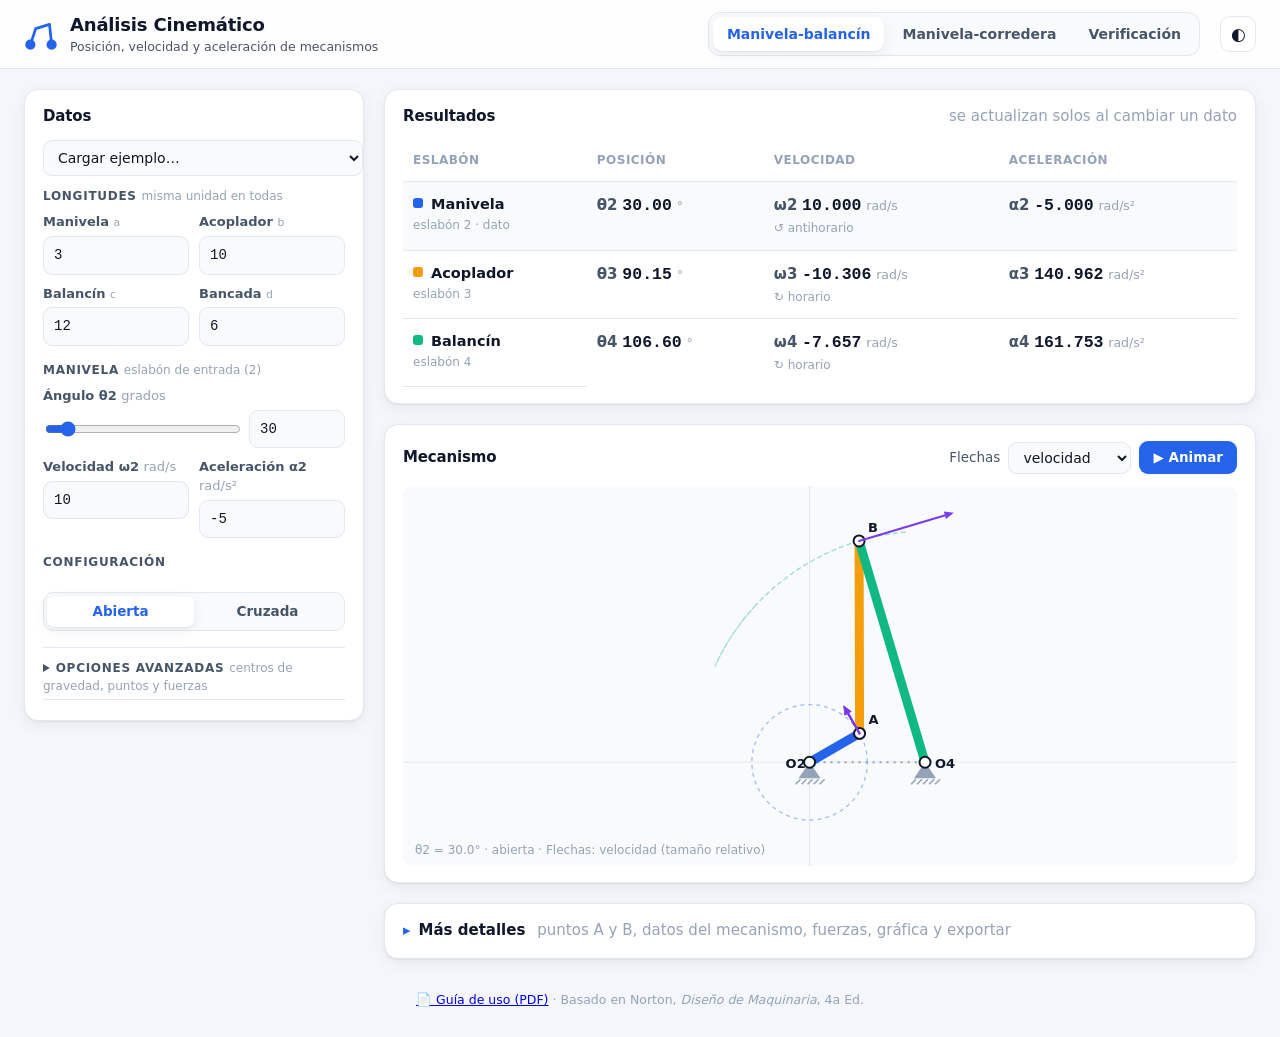
<file: index.html>
<!doctype html>
<html lang="es">
<head>
  <meta charset="utf-8" />
  <meta name="viewport" content="width=device-width, initial-scale=1" />
  <title>Análisis Cinemático de Mecanismos</title>
  <meta name="description" content="Posición, velocidad y aceleración de mecanismos de cuatro barras y manivela-corredera (método de Norton)." />
  <link rel="icon" href="data:image/svg+xml,%3Csvg xmlns='http://www.w3.org/2000/svg' viewBox='0 0 32 32'%3E%3Ccircle cx='6' cy='26' r='4' fill='%232563eb'/%3E%3Cpath d='M6 26 L12 10 L26 6 L26 26' stroke='%232563eb' stroke-width='3' fill='none'/%3E%3C/svg%3E" />
  <link rel="stylesheet" href="css/estilos.css?v=6" />
</head>
<body>
  <header class="barra">
    <div class="marca">
      <svg viewBox="0 0 32 32" aria-hidden="true"><circle cx="6" cy="26" r="3.5"/><circle cx="26" cy="26" r="3.5"/><path d="M6 26 L11 11 L24 7 L26 26"/></svg>
      <div>
        <h1>Análisis Cinemático</h1>
        <p>Posición, velocidad y aceleración de mecanismos</p>
      </div>
    </div>
    <nav class="pestanas" role="tablist">
      <button role="tab" data-modo="cuatroBarras" class="activa">Manivela-balancín</button>
      <button role="tab" data-modo="manivelaCorredera">Manivela-corredera</button>
      <button role="tab" data-modo="verificacion">Verificación</button>
    </nav>
    <button id="tema" class="icono" title="Cambiar tema claro/oscuro" aria-label="Cambiar tema">◐</button>
  </header>

  <main id="vista-calculo" class="contenido">
    <!-- ================= ENTRADAS ================= -->
    <aside class="panel entradas">
      <div class="panel-titulo">
        <h2>Datos</h2>
        <select id="ejemplo" title="Cargar datos de ejemplo"></select>
      </div>

      <form id="form" autocomplete="off" onsubmit="return false">
        <fieldset>
          <legend>Longitudes <span class="nota">misma unidad en todas</span></legend>
          <div class="rejilla" id="campos-eslabones"></div>
        </fieldset>

        <fieldset>
          <legend>Manivela <span class="nota">eslabón de entrada (2)</span></legend>
          <div class="campo ancho">
            <label for="th2">Ángulo θ2 <span class="u">grados</span></label>
            <div class="slider-fila">
              <input type="range" id="th2-rango" min="0" max="360" step="0.5" aria-label="Ángulo θ2" />
              <input type="number" id="th2" step="any" />
            </div>
          </div>
          <div class="rejilla">
            <div class="campo"><label for="w2">Velocidad ω2 <span class="u">rad/s</span></label><input type="number" id="w2" step="any" /></div>
            <div class="campo"><label for="al2">Aceleración α2 <span class="u">rad/s²</span></label><input type="number" id="al2" step="any" /></div>
          </div>
        </fieldset>

        <fieldset>
          <legend>Configuración</legend>
          <div class="segmentado" role="radiogroup" aria-label="Configuración">
            <button type="button" data-conf="abierta" class="activa">Abierta</button>
            <button type="button" data-conf="cruzada">Cruzada</button>
          </div>
        </fieldset>

        <details class="avanzado">
          <summary>Opciones avanzadas <span class="nota">centros de gravedad, puntos y fuerzas</span></summary>
          <h4>Centros de gravedad</h4>
          <p class="ayuda">Distancia R<sub>g</sub> desde el pivote del eslabón y ángulo δ medido desde la línea del eslabón.</p>
          <div class="rejilla" id="campos-cg"></div>
          <h4>Puntos P</h4>
          <p class="ayuda">Distancia R<sub>P</sub> desde el centro de gravedad y ángulo δ medido desde la línea del eslabón.</p>
          <div class="rejilla" id="campos-p"></div>
          <h4>Fuerzas (dinámica)</h4>
          <p class="ayuda" id="ayuda-din"></p>
          <div class="rejilla" id="campos-din"></div>
        </details>
      </form>

      <div id="error" class="error" hidden></div>
    </aside>

    <!-- ================= RESULTADOS ================= -->
    <section class="columna">
      <div class="panel">
        <div class="panel-titulo">
          <h2>Resultados</h2>
          <span class="nota">se actualizan solos al cambiar un dato</span>
        </div>
        <div id="simple"></div>
        <p id="aviso" class="aviso" hidden></p>
      </div>

      <div class="panel lienzo-panel">
        <div class="panel-titulo">
          <h2>Mecanismo</h2>
          <div class="controles">
            <label class="selector">Flechas
              <select id="flechas">
                <option value="">ninguna</option>
                <option value="v" selected>velocidad</option>
                <option value="a">aceleración</option>
                <option value="f">fuerzas</option>
              </select>
            </label>
            <button id="animar" class="boton">▶ Animar</button>
          </div>
        </div>
        <canvas id="lienzo"></canvas>
      </div>

      <details class="panel detalles" id="detalles">
        <summary>
          <span class="t">Más detalles</span>
          <span class="nota">puntos A y B, datos del mecanismo, fuerzas, gráfica y exportar</span>
        </summary>
        <div class="detalles-cuerpo">
          <section><h3>Puntos del mecanismo</h3><div id="det-puntos"></div></section>
          <section><h3>Datos del mecanismo</h3><div id="det-datos"></div></section>
          <section><h3>Fuerzas</h3><div id="det-fuerzas"></div></section>
          <section>
            <div class="sub-titulo"><h3>Una vuelta de la manivela</h3><select id="magnitud"></select></div>
            <canvas id="grafica"></canvas>
            <p class="nota">Pase el ratón para leer valores; haga clic para llevar el mecanismo a ese ángulo.</p>
          </section>
          <section class="controles">
            <button id="copiar" class="boton secundario">Copiar resultados</button>
            <button id="csv" class="boton secundario">Descargar CSV (vuelta completa)</button>
          </section>
        </div>
      </details>
    </section>
  </main>

  <main id="vista-verificacion" class="contenido unica" hidden>
    <section class="panel">
      <div class="panel-titulo"><h2>Verificación contra Norton, <em>Diseño de Maquinaria</em> 4a Ed.</h2></div>
      <p class="ayuda">Se recalculan las 7 filas (a–g) de las Tablas P11-1, P11-2 (manivela-corredera) y P11-3 (cuatro barras)
        y se comparan todas las columnas de posición, velocidad y aceleración. Los valores marcados como <span class="et errata">errata</span>
        son inconsistentes dentro de la misma fila del libro; la explicación está en cada uno.</p>
      <div id="verif-resumen" class="tarjetas"></div>
      <div id="verif-tablas"></div>
    </section>
  </main>

  <footer class="pie">
    <a href="docs/Guia-de-uso.pdf" target="_blank" rel="noopener">📄 Guía de uso (PDF)</a> · Basado en Norton, <em>Diseño de Maquinaria</em>, 4a Ed.
  </footer>

  <script src="js/cinematica.js?v=6"></script>
  <script src="js/dinamica.js?v=6"></script>
  <script src="js/datos-norton.js?v=6"></script>
  <script src="js/verificacion.js?v=6"></script>
  <script src="js/app.js?v=6"></script>
</body>
</html>
</file>
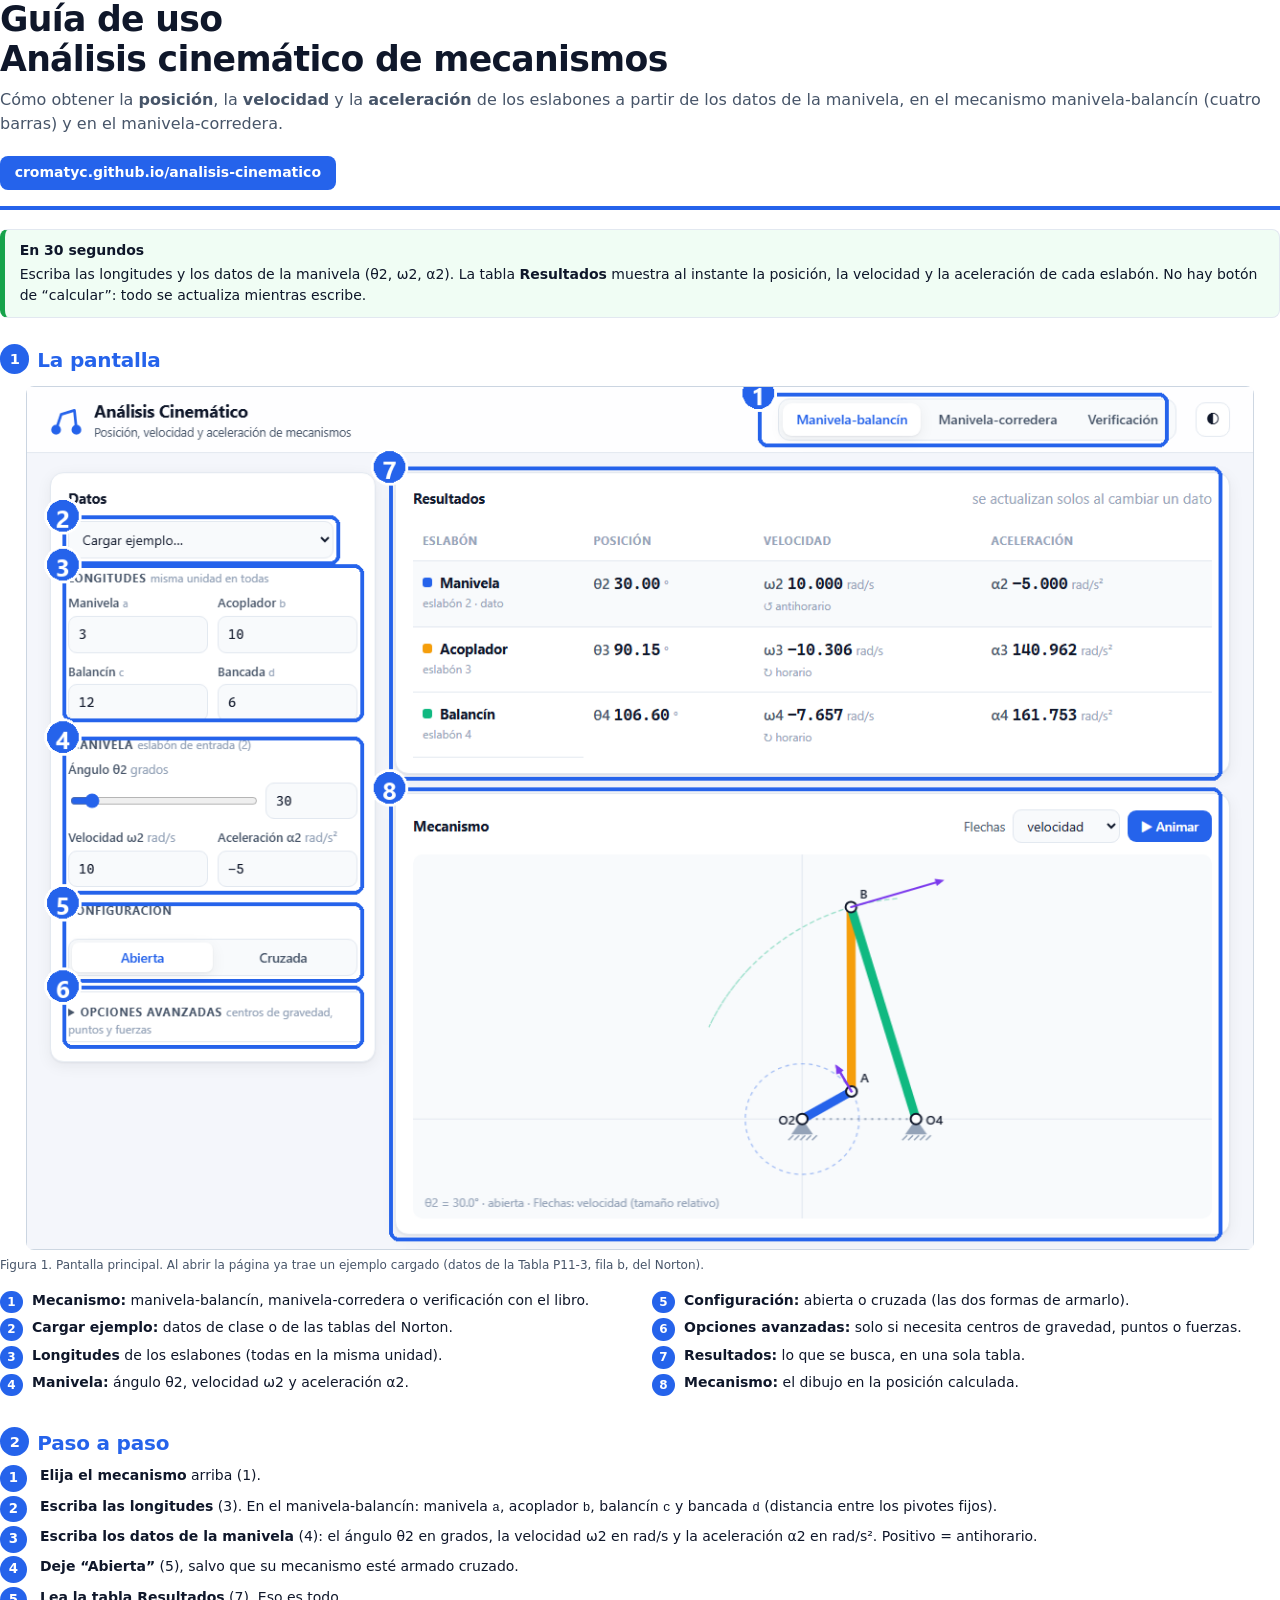
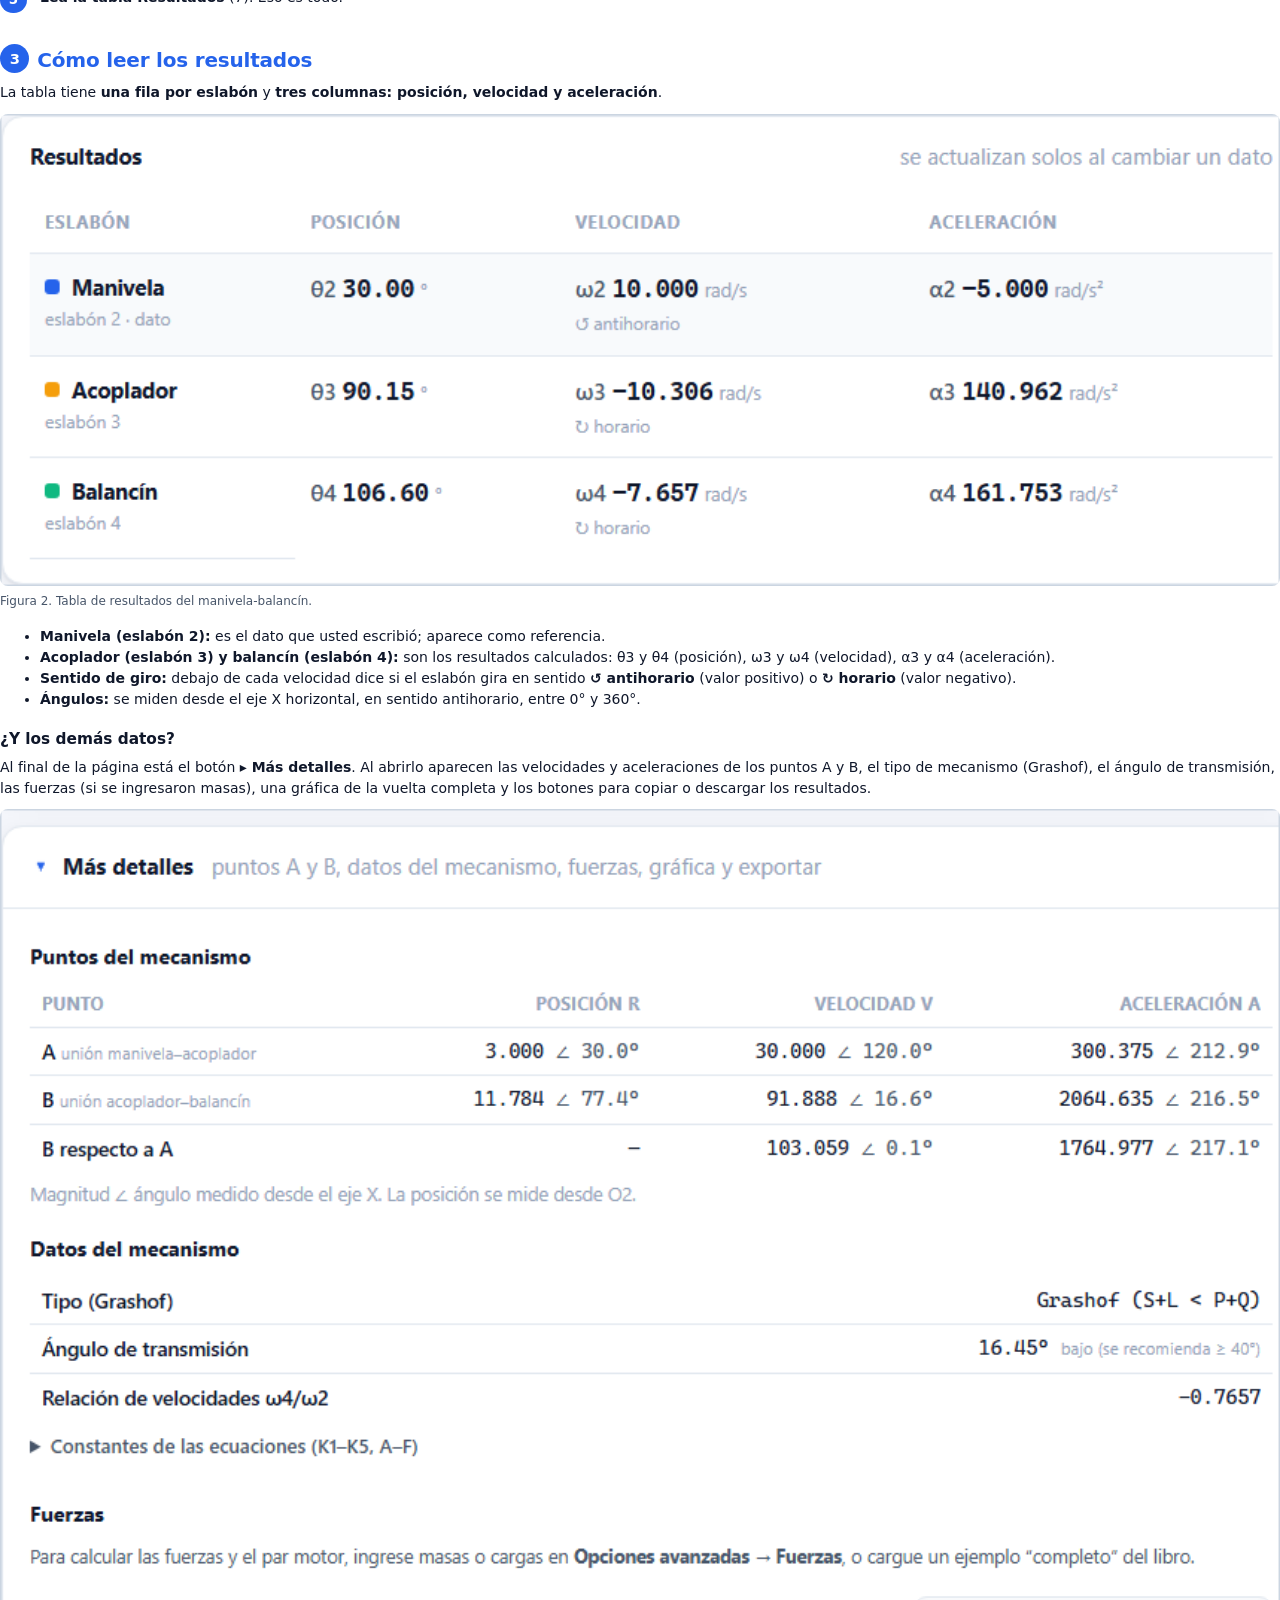
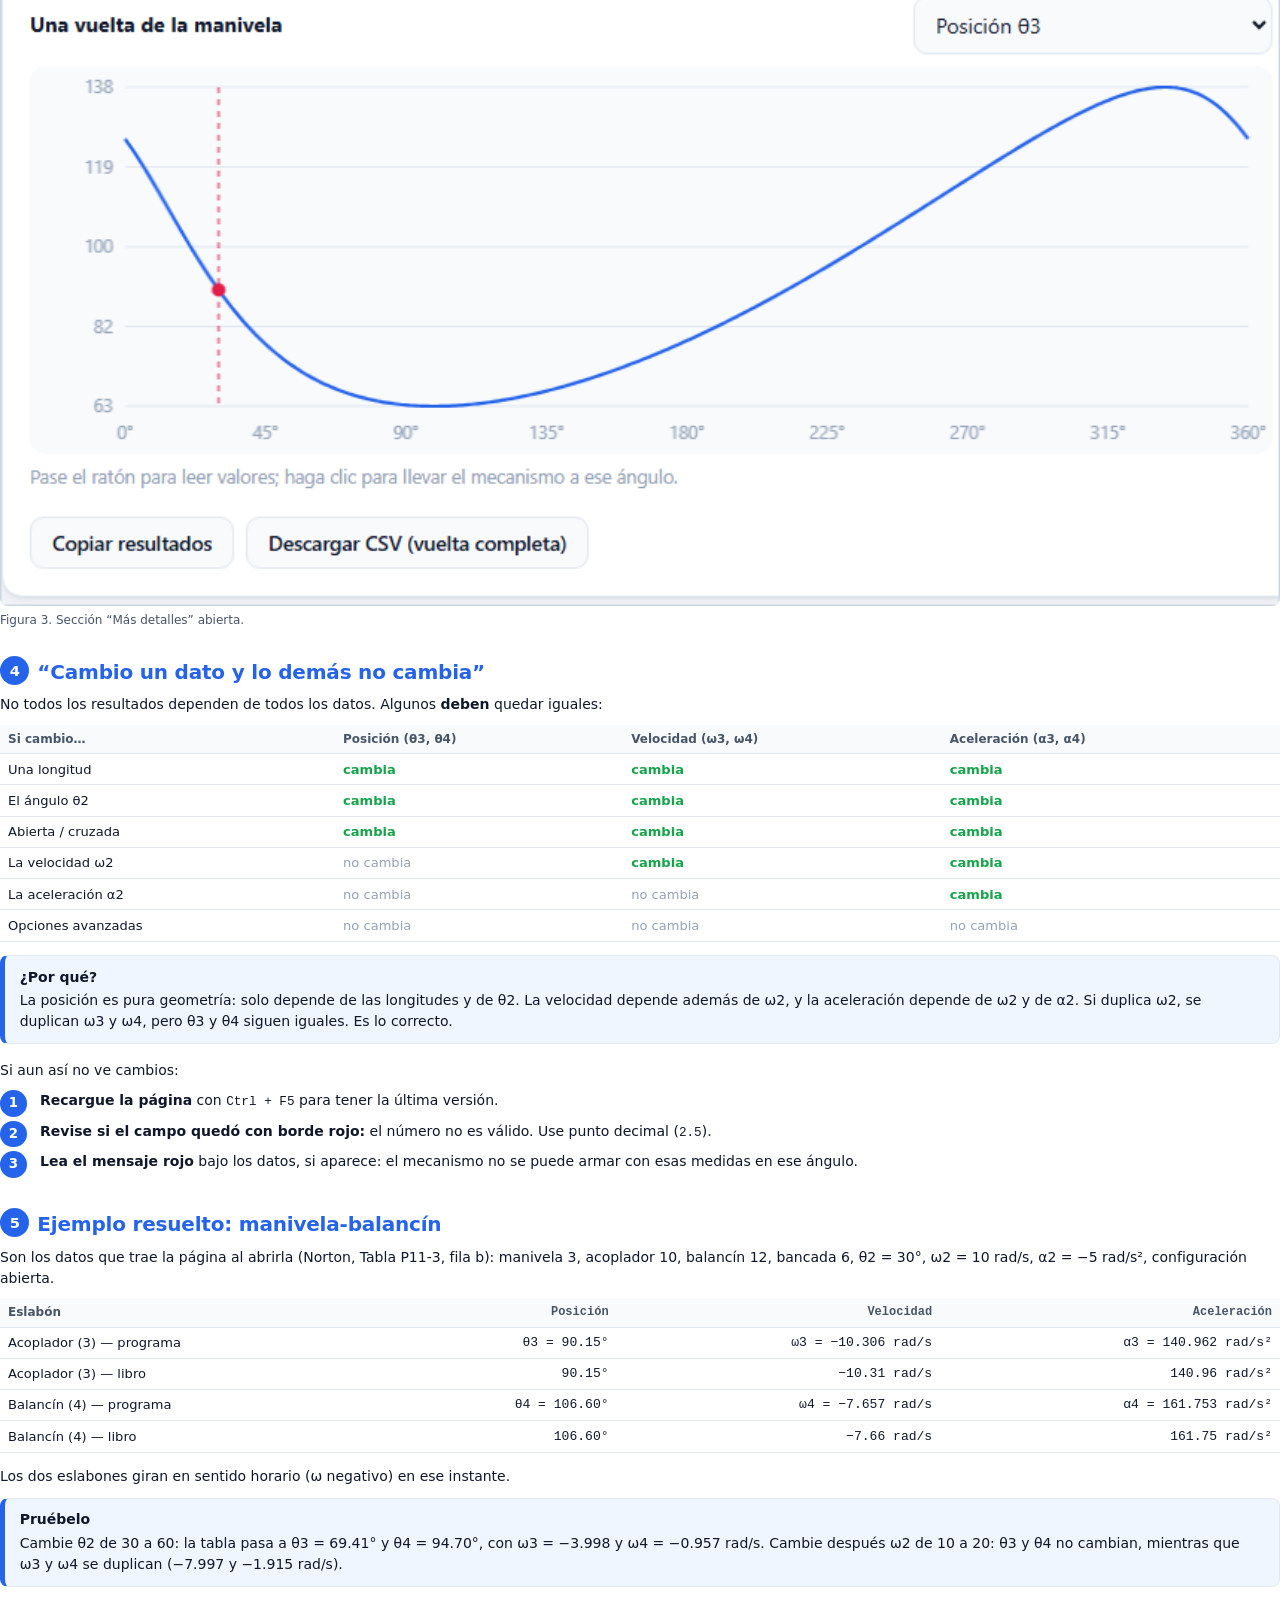
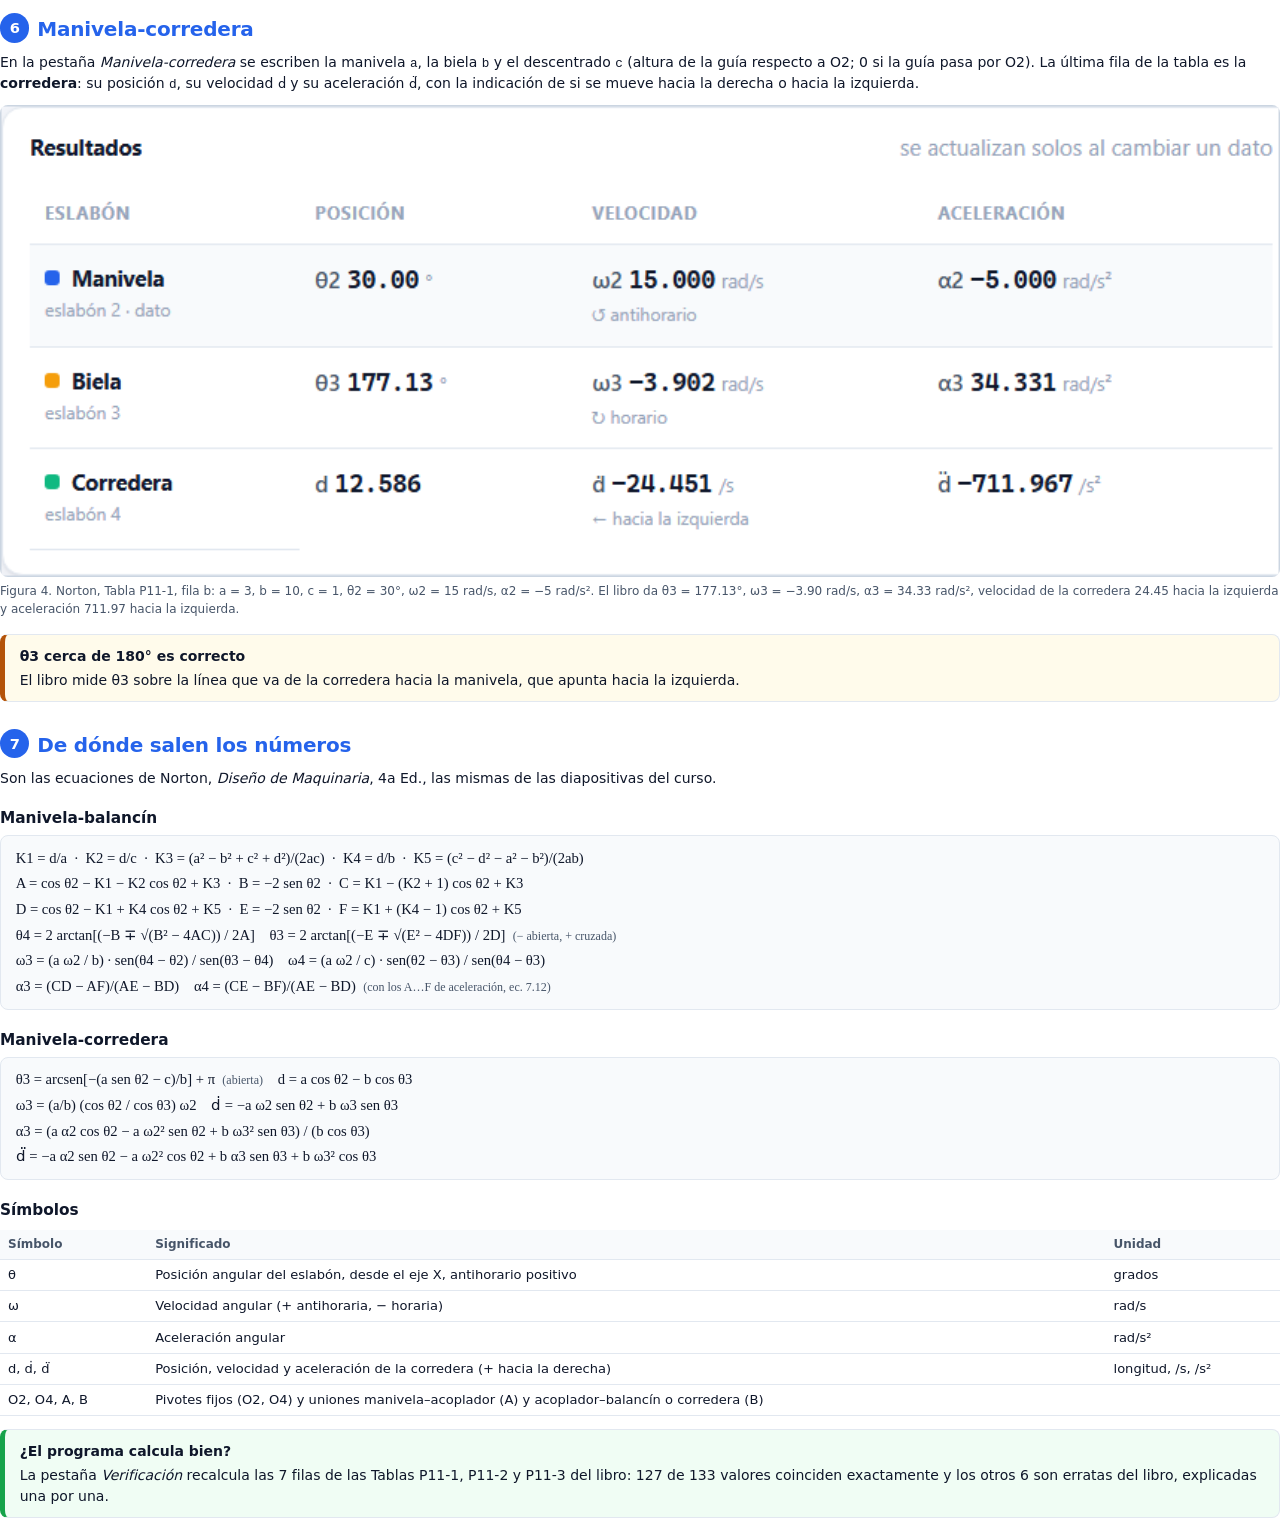
<file: docs/guia/guia.html>
<!doctype html>
<html lang="es">
<head>
<meta charset="utf-8" />
<title>Guía de uso — Análisis cinemático de mecanismos</title>
<style>
  @page {
    size: A4;
    margin: 18mm 17mm 18mm 17mm;
    @bottom-right { content: "Página " counter(page) " de " counter(pages); font: 9pt "Segoe UI", sans-serif; color: #64748b; }
    @bottom-left { content: "Guía de uso · Análisis cinemático de mecanismos"; font: 9pt "Segoe UI", sans-serif; color: #64748b; }
  }
  @page :first { @bottom-left { content: none; } @bottom-right { content: none; } }
  :root { --azul: #2563eb; --azul-s: #eff6ff; --rojo: #e11d48; --texto: #0f172a; --gris: #475569; --borde: #e2e8f0; --verde: #16a34a; --ambar: #b45309; }
  * { box-sizing: border-box; }
  html { -webkit-print-color-adjust: exact; print-color-adjust: exact; }
  body { margin: 0; font: 10.5pt/1.5 "Segoe UI", system-ui, sans-serif; color: var(--texto); }
  h1 { font-size: 26pt; line-height: 1.15; margin: 0 0 6pt; letter-spacing: -.02em; }
  h2 { font-size: 15pt; margin: 20pt 0 6pt; color: var(--azul); break-after: avoid; letter-spacing: -.01em; }
  h2 .n { display: inline-block; width: 22pt; height: 22pt; border-radius: 50%; background: var(--azul); color: #fff; text-align: center; line-height: 22pt; font-size: 11pt; margin-right: 6pt; vertical-align: 2pt; }
  h3 { font-size: 11.5pt; margin: 14pt 0 4pt; break-after: avoid; }
  p { margin: 0 0 7pt; }
  a { color: var(--azul); }
  code, .m { font-family: "Cascadia Mono", Consolas, monospace; font-size: 9.5pt; }
  .salto { break-before: page; }
  figure { margin: 8pt 0 12pt; break-inside: avoid; }
  figure img { width: 100%; display: block; border-radius: 6pt; }
  figcaption { font-size: 9pt; color: var(--gris); margin-top: 4pt; }
  table { width: 100%; border-collapse: collapse; margin: 6pt 0 10pt; font-size: 9.8pt; break-inside: avoid; }
  th, td { border-bottom: 1px solid var(--borde); padding: 4pt 6pt; text-align: left; vertical-align: top; }
  th { background: #f8fafc; font-size: 9pt; font-weight: 650; color: var(--gris); }
  td.num, th.num { text-align: right; font-family: "Cascadia Mono", Consolas, monospace; }
  .caja { border: 1px solid var(--borde); border-left: 4pt solid var(--azul); background: var(--azul-s); border-radius: 6pt; padding: 8pt 11pt; margin: 8pt 0 12pt; break-inside: avoid; }
  .caja.alerta { border-left-color: var(--ambar); background: #fffbeb; }
  .caja.ok { border-left-color: var(--verde); background: #f0fdf4; }
  .caja b:first-child { display: block; margin-bottom: 2pt; }
  .pasos { counter-reset: paso; list-style: none; padding: 0; margin: 4pt 0 10pt; }
  .pasos li { counter-increment: paso; position: relative; padding: 0 0 7pt 30pt; break-inside: avoid; }
  .pasos li::before { content: counter(paso); position: absolute; left: 0; top: 0; width: 20pt; height: 20pt; border-radius: 50%; background: var(--azul); color: #fff; font-weight: 700; text-align: center; line-height: 20pt; font-size: 10pt; }
  .leyenda { columns: 2; column-gap: 18pt; padding: 0; list-style: none; margin: 0; break-inside: avoid; }
  img.p { width: 96%; margin: 0 auto; }
  .leyenda li { break-inside: avoid; margin-bottom: 5pt; padding-left: 24pt; position: relative; }
  .leyenda li span { position: absolute; left: 0; top: 1pt; width: 17pt; height: 17pt; border-radius: 50%; background: var(--azul); color: #fff; font-weight: 700; font-size: 9pt; text-align: center; line-height: 17pt; }
  .leyenda.roja li span { background: var(--rojo); }
  .portada { border-bottom: 3pt solid var(--azul); padding-bottom: 12pt; margin-bottom: 14pt; }
  .portada .sub { font-size: 12pt; color: var(--gris); }
  .enlace { display: inline-block; margin-top: 8pt; background: var(--azul); color: #fff; padding: 5pt 11pt; border-radius: 6pt; text-decoration: none; font-weight: 600; }
  .si { color: var(--verde); font-weight: 700; }
  .no { color: #94a3b8; }
  .formula { font-family: "Cambria Math", "Cambria", serif; font-size: 11pt; background: #f8fafc; border: 1px solid var(--borde); border-radius: 6pt; padding: 7pt 11pt; margin: 4pt 0 9pt; break-inside: avoid; line-height: 1.75; }
  .dos { display: grid; grid-template-columns: 1fr 1fr; gap: 14pt; }
  .pequeno { font-size: 9pt; color: var(--gris); }
</style>
</head>
<body>

<div class="portada">
  <h1>Guía de uso<br/>Análisis cinemático de mecanismos</h1>
  <p class="sub">Cómo obtener la <b>posición</b>, la <b>velocidad</b> y la <b>aceleración</b> de los eslabones a partir de los datos de la manivela, en el mecanismo manivela-balancín (cuatro barras) y en el manivela-corredera.</p>
  <a class="enlace" href="https://cromatyc.github.io/analisis-cinematico/">cromatyc.github.io/analisis-cinematico</a>
</div>

<div class="caja ok">
  <b>En 30 segundos</b>
  Escriba las longitudes y los datos de la manivela (θ2, ω2, α2). La tabla <b>Resultados</b> muestra al instante la posición, la velocidad y la aceleración de cada eslabón. No hay botón de “calcular”: todo se actualiza mientras escribe.
</div>

<h2><span class="n">1</span>La pantalla</h2>
<figure>
  <img class="p" src="fig1-pantalla.png" alt="Pantalla principal con sus partes numeradas" />
  <figcaption>Figura 1. Pantalla principal. Al abrir la página ya trae un ejemplo cargado (datos de la Tabla P11-3, fila b, del Norton).</figcaption>
</figure>
<ul class="leyenda">
  <li><span>1</span><b>Mecanismo:</b> manivela-balancín, manivela-corredera o verificación con el libro.</li>
  <li><span>2</span><b>Cargar ejemplo:</b> datos de clase o de las tablas del Norton.</li>
  <li><span>3</span><b>Longitudes</b> de los eslabones (todas en la misma unidad).</li>
  <li><span>4</span><b>Manivela:</b> ángulo θ2, velocidad ω2 y aceleración α2.</li>
  <li><span>5</span><b>Configuración:</b> abierta o cruzada (las dos formas de armarlo).</li>
  <li><span>6</span><b>Opciones avanzadas:</b> solo si necesita centros de gravedad, puntos o fuerzas.</li>
  <li><span>7</span><b>Resultados:</b> lo que se busca, en una sola tabla.</li>
  <li><span>8</span><b>Mecanismo:</b> el dibujo en la posición calculada.</li>
</ul>

<h2><span class="n">2</span>Paso a paso</h2>
<ol class="pasos">
  <li><b>Elija el mecanismo</b> arriba (1).</li>
  <li><b>Escriba las longitudes</b> (3). En el manivela-balancín: manivela <span class="m">a</span>, acoplador <span class="m">b</span>, balancín <span class="m">c</span> y bancada <span class="m">d</span> (distancia entre los pivotes fijos).</li>
  <li><b>Escriba los datos de la manivela</b> (4): el ángulo θ2 en grados, la velocidad ω2 en rad/s y la aceleración α2 en rad/s². Positivo = antihorario.</li>
  <li><b>Deje “Abierta”</b> (5), salvo que su mecanismo esté armado cruzado.</li>
  <li><b>Lea la tabla Resultados</b> (7). Eso es todo.</li>
</ol>

<h2><span class="n">3</span>Cómo leer los resultados</h2>
<p>La tabla tiene <b>una fila por eslabón</b> y <b>tres columnas: posición, velocidad y aceleración</b>.</p>
<figure>
  <img src="fig2-resultados.png" alt="Tabla de resultados" />
  <figcaption>Figura 2. Tabla de resultados del manivela-balancín.</figcaption>
</figure>
<ul>
  <li><b>Manivela (eslabón 2):</b> es el dato que usted escribió; aparece como referencia.</li>
  <li><b>Acoplador (eslabón 3) y balancín (eslabón 4):</b> son los resultados calculados: θ3 y θ4 (posición), ω3 y ω4 (velocidad), α3 y α4 (aceleración).</li>
  <li><b>Sentido de giro:</b> debajo de cada velocidad dice si el eslabón gira en sentido <b>↺ antihorario</b> (valor positivo) o <b>↻ horario</b> (valor negativo).</li>
  <li><b>Ángulos:</b> se miden desde el eje X horizontal, en sentido antihorario, entre 0° y 360°.</li>
</ul>

<h3>¿Y los demás datos?</h3>
<p>Al final de la página está el botón <b>▸ Más detalles</b>. Al abrirlo aparecen las velocidades y aceleraciones de los puntos A y B, el tipo de mecanismo (Grashof), el ángulo de transmisión, las fuerzas (si se ingresaron masas), una gráfica de la vuelta completa y los botones para copiar o descargar los resultados.</p>
<figure>
  <img src="fig3-detalles.png" alt="Sección Más detalles abierta" />
  <figcaption>Figura 3. Sección “Más detalles” abierta.</figcaption>
</figure>

<h2 class="salto"><span class="n">4</span>“Cambio un dato y lo demás no cambia”</h2>
<p>No todos los resultados dependen de todos los datos. Algunos <b>deben</b> quedar iguales:</p>
<table>
  <thead><tr><th>Si cambio…</th><th>Posición (θ3, θ4)</th><th>Velocidad (ω3, ω4)</th><th>Aceleración (α3, α4)</th></tr></thead>
  <tbody>
    <tr><td>Una longitud</td><td class="si">cambia</td><td class="si">cambia</td><td class="si">cambia</td></tr>
    <tr><td>El ángulo θ2</td><td class="si">cambia</td><td class="si">cambia</td><td class="si">cambia</td></tr>
    <tr><td>Abierta / cruzada</td><td class="si">cambia</td><td class="si">cambia</td><td class="si">cambia</td></tr>
    <tr><td>La velocidad ω2</td><td class="no">no cambia</td><td class="si">cambia</td><td class="si">cambia</td></tr>
    <tr><td>La aceleración α2</td><td class="no">no cambia</td><td class="no">no cambia</td><td class="si">cambia</td></tr>
    <tr><td>Opciones avanzadas</td><td class="no">no cambia</td><td class="no">no cambia</td><td class="no">no cambia</td></tr>
  </tbody>
</table>
<div class="caja">
  <b>¿Por qué?</b>
  La posición es pura geometría: solo depende de las longitudes y de θ2. La velocidad depende además de ω2, y la aceleración depende de ω2 y de α2. Si duplica ω2, se duplican ω3 y ω4, pero θ3 y θ4 siguen iguales. Es lo correcto.
</div>
<p>Si aun así no ve cambios:</p>
<ol class="pasos">
  <li><b>Recargue la página</b> con <span class="m">Ctrl + F5</span> para tener la última versión.</li>
  <li><b>Revise si el campo quedó con borde rojo:</b> el número no es válido. Use punto decimal (<span class="m">2.5</span>).</li>
  <li><b>Lea el mensaje rojo</b> bajo los datos, si aparece: el mecanismo no se puede armar con esas medidas en ese ángulo.</li>
</ol>

<h2 class="salto"><span class="n">5</span>Ejemplo resuelto: manivela-balancín</h2>
<p>Son los datos que trae la página al abrirla (Norton, Tabla P11-3, fila b): manivela 3, acoplador 10, balancín 12, bancada 6, θ2 = 30°, ω2 = 10 rad/s, α2 = −5 rad/s², configuración abierta.</p>
<table>
  <thead><tr><th>Eslabón</th><th class="num">Posición</th><th class="num">Velocidad</th><th class="num">Aceleración</th></tr></thead>
  <tbody>
    <tr><td>Acoplador (3) — programa</td><td class="num">θ3 = 90.15°</td><td class="num">ω3 = −10.306 rad/s</td><td class="num">α3 = 140.962 rad/s²</td></tr>
    <tr><td>Acoplador (3) — libro</td><td class="num">90.15°</td><td class="num">−10.31 rad/s</td><td class="num">140.96 rad/s²</td></tr>
    <tr><td>Balancín (4) — programa</td><td class="num">θ4 = 106.60°</td><td class="num">ω4 = −7.657 rad/s</td><td class="num">α4 = 161.753 rad/s²</td></tr>
    <tr><td>Balancín (4) — libro</td><td class="num">106.60°</td><td class="num">−7.66 rad/s</td><td class="num">161.75 rad/s²</td></tr>
  </tbody>
</table>
<p>Los dos eslabones giran en sentido horario (ω negativo) en ese instante.</p>
<div class="caja">
  <b>Pruébelo</b>
  Cambie θ2 de 30 a 60: la tabla pasa a θ3 = 69.41° y θ4 = 94.70°, con ω3 = −3.998 y ω4 = −0.957 rad/s. Cambie después ω2 de 10 a 20: θ3 y θ4 no cambian, mientras que ω3 y ω4 se duplican (−7.997 y −1.915 rad/s).
</div>

<h2><span class="n">6</span>Manivela-corredera</h2>
<p>En la pestaña <i>Manivela-corredera</i> se escriben la manivela <span class="m">a</span>, la biela <span class="m">b</span> y el descentrado <span class="m">c</span> (altura de la guía respecto a O2; 0 si la guía pasa por O2). La última fila de la tabla es la <b>corredera</b>: su posición <span class="m">d</span>, su velocidad <span class="m">ḋ</span> y su aceleración <span class="m">d̈</span>, con la indicación de si se mueve hacia la derecha o hacia la izquierda.</p>
<figure>
  <img src="fig4-corredera.png" alt="Resultados de la manivela-corredera" />
  <figcaption>Figura 4. Norton, Tabla P11-1, fila b: a = 3, b = 10, c = 1, θ2 = 30°, ω2 = 15 rad/s, α2 = −5 rad/s². El libro da θ3 = 177.13°, ω3 = −3.90 rad/s, α3 = 34.33 rad/s², velocidad de la corredera 24.45 hacia la izquierda y aceleración 711.97 hacia la izquierda.</figcaption>
</figure>
<div class="caja alerta">
  <b>θ3 cerca de 180° es correcto</b>
  El libro mide θ3 sobre la línea que va de la corredera hacia la manivela, que apunta hacia la izquierda.
</div>

<h2 class="salto"><span class="n">7</span>De dónde salen los números</h2>
<p>Son las ecuaciones de Norton, <i>Diseño de Maquinaria</i>, 4a Ed., las mismas de las diapositivas del curso.</p>
<h3>Manivela-balancín</h3>
<div class="formula">
  K1 = d/a &nbsp;·&nbsp; K2 = d/c &nbsp;·&nbsp; K3 = (a² − b² + c² + d²)/(2ac) &nbsp;·&nbsp; K4 = d/b &nbsp;·&nbsp; K5 = (c² − d² − a² − b²)/(2ab)<br/>
  A = cos θ2 − K1 − K2 cos θ2 + K3 &nbsp;·&nbsp; B = −2 sen θ2 &nbsp;·&nbsp; C = K1 − (K2 + 1) cos θ2 + K3<br/>
  D = cos θ2 − K1 + K4 cos θ2 + K5 &nbsp;·&nbsp; E = −2 sen θ2 &nbsp;·&nbsp; F = K1 + (K4 − 1) cos θ2 + K5<br/>
  θ4 = 2 arctan[(−B ∓ √(B² − 4AC)) / 2A] &nbsp;&nbsp; θ3 = 2 arctan[(−E ∓ √(E² − 4DF)) / 2D] &nbsp;<span class="pequeno">(− abierta, + cruzada)</span><br/>
  ω3 = (a ω2 / b) · sen(θ4 − θ2) / sen(θ3 − θ4) &nbsp;&nbsp; ω4 = (a ω2 / c) · sen(θ2 − θ3) / sen(θ4 − θ3)<br/>
  α3 = (CD − AF)/(AE − BD) &nbsp;&nbsp; α4 = (CE − BF)/(AE − BD) &nbsp;<span class="pequeno">(con los A…F de aceleración, ec. 7.12)</span>
</div>
<h3>Manivela-corredera</h3>
<div class="formula">
  θ3 = arcsen[−(a sen θ2 − c)/b] + π &nbsp;<span class="pequeno">(abierta)</span> &nbsp;&nbsp; d = a cos θ2 − b cos θ3<br/>
  ω3 = (a/b) (cos θ2 / cos θ3) ω2 &nbsp;&nbsp; ḋ = −a ω2 sen θ2 + b ω3 sen θ3<br/>
  α3 = (a α2 cos θ2 − a ω2² sen θ2 + b ω3² sen θ3) / (b cos θ3)<br/>
  d̈ = −a α2 sen θ2 − a ω2² cos θ2 + b α3 sen θ3 + b ω3² cos θ3
</div>

<h3>Símbolos</h3>
<table>
  <thead><tr><th>Símbolo</th><th>Significado</th><th>Unidad</th></tr></thead>
  <tbody>
    <tr><td>θ</td><td>Posición angular del eslabón, desde el eje X, antihorario positivo</td><td>grados</td></tr>
    <tr><td>ω</td><td>Velocidad angular (+ antihoraria, − horaria)</td><td>rad/s</td></tr>
    <tr><td>α</td><td>Aceleración angular</td><td>rad/s²</td></tr>
    <tr><td>d, ḋ, d̈</td><td>Posición, velocidad y aceleración de la corredera (+ hacia la derecha)</td><td>longitud, /s, /s²</td></tr>
    <tr><td>O2, O4, A, B</td><td>Pivotes fijos (O2, O4) y uniones manivela–acoplador (A) y acoplador–balancín o corredera (B)</td><td></td></tr>
  </tbody>
</table>

<div class="caja ok">
  <b>¿El programa calcula bien?</b>
  La pestaña <i>Verificación</i> recalcula las 7 filas de las Tablas P11-1, P11-2 y P11-3 del libro: 127 de 133 valores coinciden exactamente y los otros 6 son erratas del libro, explicadas una por una.
</div>

</body>
</html>
</file>
<file: css/estilos.css>
:root {
  --fondo: #f4f6fb;
  --superficie: #ffffff;
  --superficie-2: #f8fafc;
  --borde: #e2e8f0;
  --texto: #0f172a;
  --texto-2: #475569;
  --texto-3: #94a3b8;
  --primario: #2563eb;
  --primario-suave: #dbeafe;
  --e2: #2563eb;   /* eslabón 2 */
  --e3: #f59e0b;   /* eslabón 3 */
  --e4: #10b981;   /* eslabón 4 */
  --vel: #7c3aed;
  --fuerza: #0891b2;
  --acc: #e11d48;
  --ok: #16a34a;
  --ok-suave: #dcfce7;
  --err: #b45309;
  --err-suave: #fef3c7;
  --mal: #dc2626;
  --mal-suave: #fee2e2;
  --sombra: 0 1px 2px rgba(15, 23, 42, .06), 0 4px 16px rgba(15, 23, 42, .06);
  --radio: 14px;
  --mono: ui-monospace, "SF Mono", "Cascadia Mono", Consolas, monospace;
  color-scheme: light;
}
@media (prefers-color-scheme: dark) {
  :root:not([data-theme="light"]) {
    --fondo: #0b1120; --superficie: #111827; --superficie-2: #0f172a; --borde: #1f2a3c;
    --texto: #e5e7eb; --texto-2: #9ca3af; --texto-3: #64748b;
    --primario: #60a5fa; --primario-suave: #1e3a8a55;
    --e2: #60a5fa; --e3: #fbbf24; --e4: #34d399; --vel: #a78bfa; --fuerza: #22d3ee; --acc: #fb7185;
    --ok: #4ade80; --ok-suave: #14532d66; --err: #fbbf24; --err-suave: #78350f66; --mal: #f87171; --mal-suave: #7f1d1d66;
    --sombra: 0 1px 2px rgba(0,0,0,.4), 0 4px 16px rgba(0,0,0,.3);
    color-scheme: dark;
  }
}
:root[data-theme="dark"] {
  --fondo: #0b1120; --superficie: #111827; --superficie-2: #0f172a; --borde: #1f2a3c;
  --texto: #e5e7eb; --texto-2: #9ca3af; --texto-3: #64748b;
  --primario: #60a5fa; --primario-suave: #1e3a8a55;
  --e2: #60a5fa; --e3: #fbbf24; --e4: #34d399; --vel: #a78bfa; --fuerza: #22d3ee; --acc: #fb7185;
  --ok: #4ade80; --ok-suave: #14532d66; --err: #fbbf24; --err-suave: #78350f66; --mal: #f87171; --mal-suave: #7f1d1d66;
  --sombra: 0 1px 2px rgba(0,0,0,.4), 0 4px 16px rgba(0,0,0,.3);
  color-scheme: dark;
}

* { box-sizing: border-box; }
[hidden] { display: none !important; }
html, body { margin: 0; }
body {
  background: var(--fondo);
  color: var(--texto);
  font: 15px/1.45 system-ui, -apple-system, "Segoe UI", Roboto, sans-serif;
  -webkit-font-smoothing: antialiased;
}
h1, h2 { margin: 0; letter-spacing: -.01em; }
h2 { font-size: 15px; font-weight: 650; }

/* ---------------- barra superior ---------------- */
.barra {
  position: sticky; top: 0; z-index: 5;
  display: flex; align-items: center; gap: 20px; flex-wrap: wrap;
  padding: 12px 24px;
  background: color-mix(in srgb, var(--superficie) 85%, transparent);
  backdrop-filter: blur(10px);
  border-bottom: 1px solid var(--borde);
}
.marca { display: flex; align-items: center; gap: 12px; margin-right: auto; }
.marca svg { width: 34px; height: 34px; fill: var(--primario); stroke: var(--primario); stroke-width: 2.6; stroke-linejoin: round; }
.marca svg path { fill: none; }
.marca h1 { font-size: 18px; }
.marca p { margin: 0; font-size: 12.5px; color: var(--texto-2); }

.pestanas { display: flex; gap: 4px; background: var(--superficie-2); border: 1px solid var(--borde); padding: 4px; border-radius: 12px; }
.pestanas button {
  border: 0; background: none; color: var(--texto-2); font: inherit; font-weight: 550; font-size: 14px;
  padding: 7px 14px; border-radius: 9px; cursor: pointer;
}
.pestanas button:hover { color: var(--texto); }
.pestanas button.activa { background: var(--superficie); color: var(--primario); box-shadow: var(--sombra); }
.icono { border: 1px solid var(--borde); background: var(--superficie); color: var(--texto); width: 36px; height: 36px; border-radius: 10px; cursor: pointer; font-size: 17px; }

/* ---------------- maquetación ---------------- */
.contenido {
  display: grid; grid-template-columns: 340px minmax(0, 1fr); gap: 20px;
  max-width: 1400px; margin: 0 auto; padding: 20px 24px;
}
.contenido.unica { grid-template-columns: minmax(0, 1fr); }
.columna { display: flex; flex-direction: column; gap: 20px; min-width: 0; }
.panel {
  background: var(--superficie); border: 1px solid var(--borde); border-radius: var(--radio);
  box-shadow: var(--sombra); padding: 16px 18px;
}
.panel-titulo { display: flex; align-items: center; justify-content: space-between; gap: 12px; flex-wrap: wrap; margin-bottom: 12px; }
.entradas { position: sticky; top: 84px; align-self: start; max-height: calc(100vh - 104px); overflow: auto; }

/* ---------------- formulario ---------------- */
fieldset { border: 0; padding: 0; margin: 0 0 16px; }
legend { font-size: 12px; font-weight: 700; text-transform: uppercase; letter-spacing: .06em; color: var(--texto-2); margin-bottom: 8px; padding: 0; }
.nota { font-weight: 400; text-transform: none; letter-spacing: 0; color: var(--texto-3); }
.rejilla { display: grid; grid-template-columns: 1fr 1fr; gap: 10px; }
.campo { display: flex; flex-direction: column; gap: 4px; }
.campo.ancho { margin-bottom: 10px; }
.campo label { font-size: 13px; color: var(--texto-2); font-weight: 550; }
.campo label small { color: var(--texto-3); font-weight: 400; }
.u { color: var(--texto-3); font-weight: 400; }
input[type="number"], select {
  width: 100%; font: inherit; font-family: var(--mono); font-size: 14px;
  color: var(--texto); background: var(--superficie-2);
  border: 1px solid var(--borde); border-radius: 9px; padding: 8px 10px;
  transition: border-color .15s, box-shadow .15s;
}
select { font-family: inherit; width: auto; cursor: pointer; }
input[type="number"]:focus, select:focus { outline: none; border-color: var(--primario); box-shadow: 0 0 0 3px var(--primario-suave); }
input.invalido { border-color: var(--mal); }
.slider-fila { display: grid; grid-template-columns: 1fr 96px; gap: 10px; align-items: center; }
input[type="range"] { accent-color: var(--primario); width: 100%; }

.segmentado { display: grid; grid-template-columns: 1fr 1fr; background: var(--superficie-2); border: 1px solid var(--borde); border-radius: 10px; padding: 3px; margin-top: 12px; }
.segmentado button { border: 0; background: none; font: inherit; font-size: 13.5px; font-weight: 600; color: var(--texto-2); padding: 6px; border-radius: 7px; cursor: pointer; }
.segmentado button.activa { background: var(--superficie); color: var(--primario); box-shadow: var(--sombra); }

details { border-top: 1px solid var(--borde); padding: 12px 0 4px; }
details:last-of-type { border-bottom: 1px solid var(--borde); margin-bottom: 4px; }
summary { cursor: pointer; font-size: 12px; font-weight: 700; text-transform: uppercase; letter-spacing: .06em; color: var(--texto-2); }
details[open] summary { margin-bottom: 8px; }
.ayuda { font-size: 12.5px; color: var(--texto-2); margin: 0 0 10px; }
.error { margin-top: 12px; background: var(--mal-suave); color: var(--mal); border-radius: 10px; padding: 10px 12px; font-size: 13.5px; font-weight: 550; }

/* ---------------- botones / chips ---------------- */
.controles { display: flex; gap: 8px; flex-wrap: wrap; align-items: center; }
.boton { border: 0; background: var(--primario); color: #fff; font: inherit; font-size: 13.5px; font-weight: 600; padding: 7px 14px; border-radius: 9px; cursor: pointer; }
.boton:hover { filter: brightness(1.08); }
.boton.secundario { background: var(--superficie-2); color: var(--texto); border: 1px solid var(--borde); }
.chip { display: inline-flex; align-items: center; gap: 6px; font-size: 13px; color: var(--texto-2); background: var(--superficie-2); border: 1px solid var(--borde); padding: 5px 10px; border-radius: 999px; cursor: pointer; user-select: none; }
.chip input { margin: 0; accent-color: var(--primario); }
.punto { width: 9px; height: 9px; border-radius: 50%; display: inline-block; }
.punto.v { background: var(--vel); } .punto.f { background: var(--fuerza); } .punto.a { background: var(--acc); }

/* ---------------- lienzos ---------------- */
canvas { width: 100%; display: block; border-radius: 10px; background: var(--superficie-2); }
/* altura fija: sin esto el lienzo toma la proporción de su tamaño interno y crece sin control */
#lienzo { height: 380px; }
#grafica { height: 260px; }
.leyenda { margin: 8px 0 0; font-size: 12px; color: var(--texto-3); }

/* ---------------- tarjetas resumen ---------------- */
.tarjetas { display: grid; grid-template-columns: repeat(auto-fit, minmax(150px, 1fr)); gap: 12px; }
.tarjeta { background: var(--superficie); border: 1px solid var(--borde); border-radius: 12px; padding: 12px 14px; box-shadow: var(--sombra); }
.tarjeta .t { font-size: 12px; color: var(--texto-2); font-weight: 600; }
.tarjeta .v { font-family: var(--mono); font-size: 20px; font-weight: 650; margin-top: 2px; font-variant-numeric: tabular-nums; }
.tarjeta .s { font-size: 12px; color: var(--texto-3); }
.tarjeta.e2 { border-top: 3px solid var(--e2); } .tarjeta.e3 { border-top: 3px solid var(--e3); } .tarjeta.e4 { border-top: 3px solid var(--e4); }

/* ---------------- tablas de resultados ---------------- */
.resultados { display: grid; grid-template-columns: repeat(auto-fit, minmax(min(450px, 100%), 1fr)); gap: 18px; }
.grupo h3 { font-size: 12px; font-weight: 700; text-transform: uppercase; letter-spacing: .06em; color: var(--texto-2); margin: 0 0 6px; display: flex; align-items: center; gap: 8px; }
.grupo h3::before { content: ""; width: 8px; height: 8px; border-radius: 2px; background: var(--c, var(--primario)); }
table { width: 100%; border-collapse: collapse; font-size: 13.5px; }
th, td { padding: 6px 8px; text-align: right; border-bottom: 1px solid var(--borde); white-space: nowrap; }
th:first-child, td:first-child { text-align: left; }
th { font-size: 11.5px; font-weight: 650; color: var(--texto-3); text-transform: uppercase; letter-spacing: .04em; }
td { font-family: var(--mono); font-variant-numeric: tabular-nums; }
td:first-child { font-family: inherit; font-weight: 550; }
td small { color: var(--texto-3); font-family: system-ui, sans-serif; font-weight: 400; }
tr:last-child td { border-bottom: 0; }
.ancho-total { grid-column: 1 / -1; }
.sub-rejilla { display: grid; grid-template-columns: repeat(auto-fit, minmax(min(460px, 100%), 1fr)); gap: 18px; }
.grupo h4 { font-size: 12.5px; font-weight: 650; color: var(--texto-2); margin: 14px 0 4px; }
.tabla-scroll { overflow-x: auto; }

/* ---------------- verificación ---------------- */
.et { display: inline-block; font-size: 11.5px; font-weight: 700; padding: 2px 8px; border-radius: 999px; font-family: system-ui, sans-serif; }
.et.ok { background: var(--ok-suave); color: var(--ok); }
.et.errata { background: var(--err-suave); color: var(--err); }
.et.falla { background: var(--mal-suave); color: var(--mal); }
.verif-fila { margin-top: 18px; border: 1px solid var(--borde); border-radius: 12px; overflow: hidden; }
.verif-fila header { display: flex; align-items: center; gap: 10px; padding: 10px 14px; background: var(--superficie-2); border-bottom: 1px solid var(--borde); flex-wrap: wrap; }
.verif-fila header b { font-size: 14px; }
.verif-fila header span.dato { font-size: 12.5px; color: var(--texto-2); font-family: var(--mono); }
.verif-fila table td, .verif-fila table th { padding: 6px 14px; }
.verif-fila .nota-errata td { text-align: left; white-space: normal; font-family: system-ui, sans-serif; font-size: 12.5px; color: var(--err); background: var(--err-suave); }
.verif-grupo h3 { margin: 26px 0 0; font-size: 16px; }

.pie { text-align: center; color: var(--texto-3); font-size: 12.5px; padding: 8px 16px 28px; }

/* ---------------- responsive ---------------- */
@media (max-width: 900px) {
  .contenido { grid-template-columns: minmax(0, 1fr); padding: 16px; }
  .entradas { position: static; max-height: none; }
  .barra { padding: 10px 16px; }
  #lienzo { height: 300px; }
  .pestanas { width: 100%; overflow-x: auto; }
  .pestanas button { flex: 1; white-space: nowrap; }
  .resultados { grid-template-columns: minmax(0, 1fr); }
}
.escalares td { white-space: normal; }
.escalares td:last-child { white-space: nowrap; }

/* ================= diseño simplificado ================= */
.tabla-simple { font-size: 15px; }
.tabla-simple th, .tabla-simple td { padding: 12px 10px; text-align: left; white-space: nowrap; vertical-align: top; }
.tabla-simple thead th { font-size: 12px; }
.tabla-simple tbody th { font-size: 14.5px; font-weight: 650; color: var(--texto); text-transform: none; letter-spacing: 0; }
.tabla-simple tbody th small, .tabla-simple td small { display: block; font-size: 12px; font-weight: 400; color: var(--texto-3); font-family: system-ui, sans-serif; margin-top: 2px; }
.tabla-simple td { font-family: system-ui, sans-serif; }
.tabla-simple td b { font-family: var(--mono); font-size: 16.5px; font-weight: 650; font-variant-numeric: tabular-nums; }
.tabla-simple .simb { color: var(--texto-2); font-weight: 600; }
.tabla-simple .u { font-size: 12.5px; }
.tabla-simple tbody tr:first-child { background: var(--superficie-2); }
.marca-e { display: inline-block; width: 10px; height: 10px; border-radius: 3px; margin-right: 8px; vertical-align: 1px; }
.marca-e.e2 { background: var(--e2); } .marca-e.e3 { background: var(--e3); } .marca-e.e4 { background: var(--e4); }
.aviso { margin: 12px 0 0; padding: 9px 12px; border-radius: 10px; background: var(--err-suave); color: var(--err); font-size: 13.5px; }

.selector { display: inline-flex; align-items: center; gap: 8px; font-size: 13.5px; color: var(--texto-2); }
.selector select { padding: 6px 10px; }

.avanzado h4 { font-size: 13px; margin: 14px 0 4px; color: var(--texto); }
.avanzado summary .nota, details.detalles summary .nota { text-transform: none; letter-spacing: 0; font-weight: 400; }

details.detalles { padding: 0; }
details.detalles > summary {
  list-style: none; cursor: pointer; display: flex; align-items: baseline; gap: 12px; flex-wrap: wrap;
  padding: 16px 18px; text-transform: none; letter-spacing: 0; font-size: 15px; color: var(--texto);
}
details.detalles > summary::-webkit-details-marker { display: none; }
details.detalles > summary .t { font-weight: 650; }
details.detalles > summary .t::before { content: "▸"; display: inline-block; margin-right: 8px; color: var(--primario); transition: transform .15s; }
details.detalles[open] > summary .t::before { transform: rotate(90deg); }
details.detalles[open] > summary { border-bottom: 1px solid var(--borde); margin-bottom: 0; }
.detalles-cuerpo { padding: 4px 18px 18px; }
.detalles-cuerpo section { margin-top: 18px; }
.detalles-cuerpo h3 { font-size: 14px; margin: 0 0 8px; }
.detalles-cuerpo td .ang { color: var(--texto-2); }
.detalles-cuerpo td small { color: var(--texto-3); font-family: system-ui, sans-serif; }
.detalles-cuerpo .nota { display: block; margin-top: 6px; font-size: 12.5px; }
.sub-titulo { display: flex; justify-content: space-between; align-items: center; gap: 12px; flex-wrap: wrap; margin-bottom: 8px; }
.sub-titulo h3 { margin: 0; }
details.mini { border: 0; padding: 8px 0 0; }
details.mini summary { text-transform: none; letter-spacing: 0; font-weight: 550; font-size: 13px; }

/* en el celular la tabla simple se vuelve tarjetas por eslabón */
@media (max-width: 640px) {
  .tabla-simple thead { display: none; }
  .tabla-simple, .tabla-simple tbody, .tabla-simple tr { display: block; width: 100%; }
  .tabla-simple tr { border: 1px solid var(--borde); border-radius: 12px; margin-bottom: 10px; padding: 4px 0; }
  .tabla-simple tbody th { display: block; border: 0; padding: 8px 12px 4px; }
  .tabla-simple td { display: flex; align-items: baseline; gap: 6px; flex-wrap: wrap; border: 0; padding: 4px 12px; white-space: normal; }
  .tabla-simple td::before { content: attr(data-etq); width: 92px; flex: none; font-size: 12.5px; color: var(--texto-3); }
  .tabla-simple td small { display: inline; margin: 0 0 0 4px; }
}

/* sistema matricial [A]·{F} = {B} */
.matriz-sistema .tabla-scroll { margin-top: 6px; }
table.matriz td, table.matriz th { padding: 4px 7px; font-size: 12.5px; }
table.matriz td.ec, table.matriz td.sim { text-align: left; font-family: system-ui, sans-serif; color: var(--texto-2); }
table.matriz td.sim { font-size: 11.5px; color: var(--texto-3); }
table.matriz td.cero { color: var(--texto-3); }
table.matriz td.b { font-weight: 700; }
table.matriz .sep { width: 10px; padding: 0; border-left: 2px solid var(--borde); }
.copiar-matriz { margin-top: 8px; font-size: 12.5px; padding: 6px 10px; }
</file>
